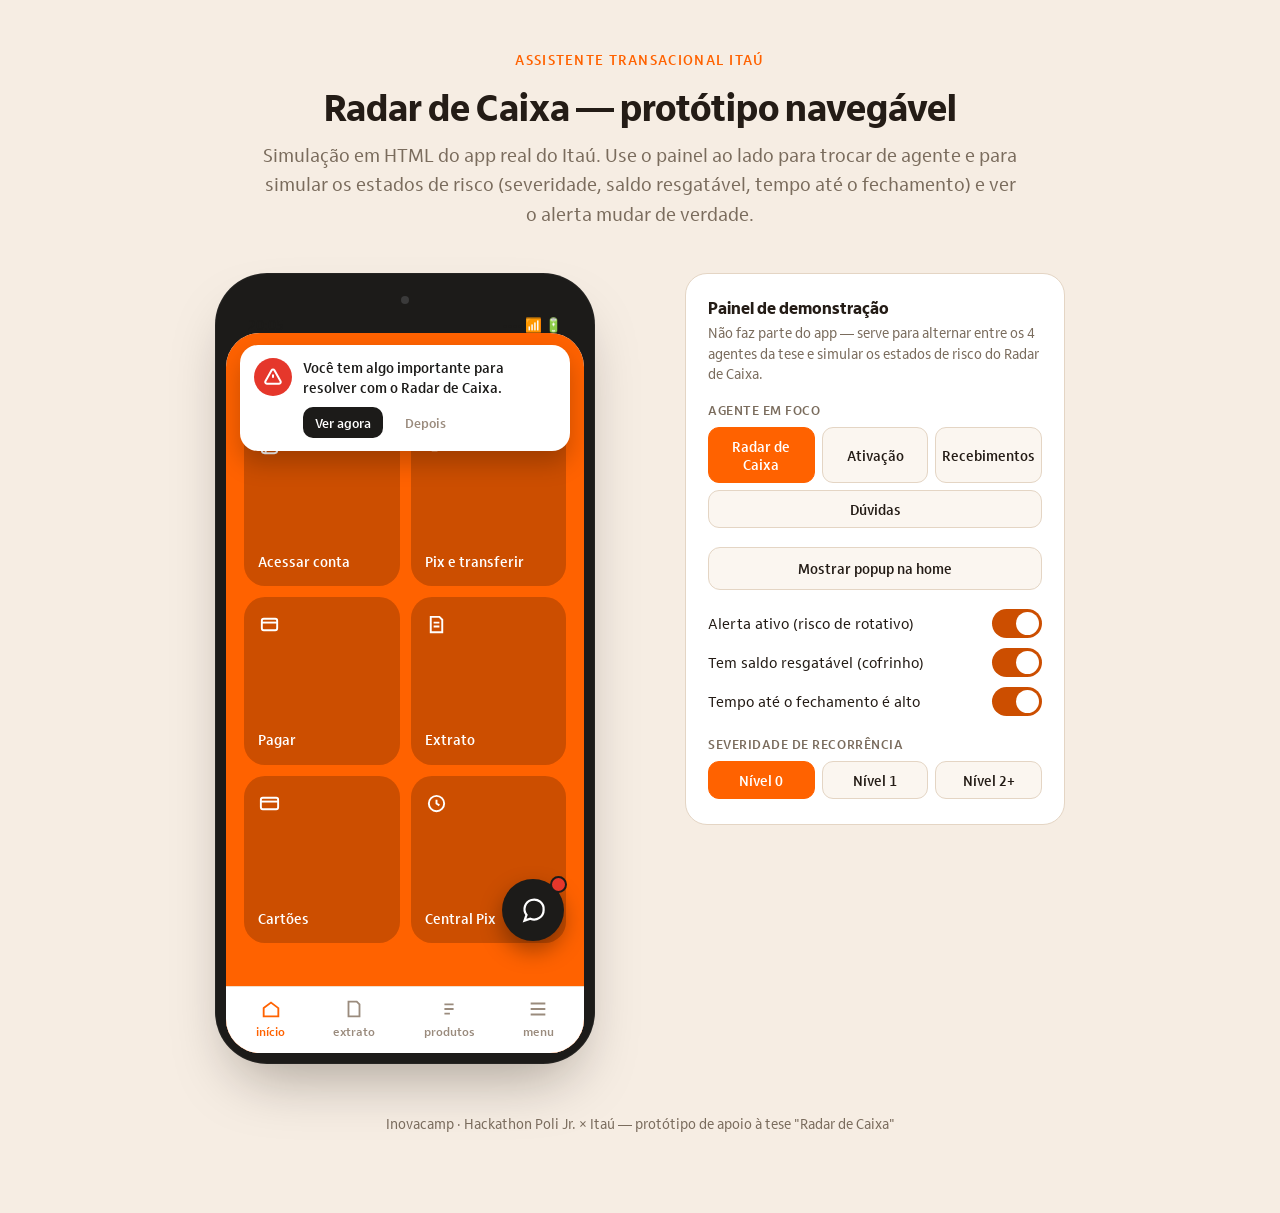
<file: index.html>
<!DOCTYPE html>
<html>

<head>
  <meta http-equiv="Content-Type" content="text/html; charset=UTF-8">

  <meta name="viewport" content="width=device-width,initial-scale=1">

  <link rel="stylesheet" href="css/style.css">
</head>

<body>
  <title>Radar de Caixa</title>


  <div class="page-head">
    <span class="eyebrow">Assistente Transacional Itaú</span>
    <h1>Radar de Caixa — protótipo navegável</h1>
    <p>Simulação em HTML do app real do Itaú. Use o painel ao lado para trocar de agente e para simular os estados de
      risco (severidade, saldo resgatável, tempo até o fechamento) e ver o alerta mudar de verdade.</p>
  </div>

  <div class="stage-wrap">
    <!-- ===================== PHONE ===================== -->
    <div class="phone-shell">
      <div class="phone-notch"></div>
      <div class="phone-status">
        <span>20:05</span>
        <span>•••• 📶 🔋</span>
      </div>
      <div class="phone-screen">

        <!-- HOME -->
        <div class="screen-view home-view" data-screen="home">
          <div class="home-head">
            <div class="row">
              <div>
                <h2>Olá, Rafaela</h2>
                <div class="sub">agência 0672 · conta 118-3</div>
              </div>
              <div class="icon-btn">☰</div>
            </div>
          </div>
          <div class="home-banner is-visible risk" id="homeBanner">
            <div class="hb-icon"><svg viewBox="0 0 24 24" fill="none" stroke="currentColor" stroke-width="2.4">
                <path
                  d="M12 9v4m0 4h.01M10.3 3.9L2.9 17a2 2 0 0 0 1.7 3h14.8a2 2 0 0 0 1.7-3L13.7 3.9a2 2 0 0 0-3.4 0Z">
                </path>
              </svg></div>
            <div class="hb-body">
              <p id="hbText">Você tem algo importante para resolver com o Radar de Caixa.</p>
              <div class="hb-actions">
                <button class="hb-go" id="hbGo">Ver agora</button>
                <button class="hb-dismiss" id="hbDismiss">Depois</button>
              </div>
            </div>
          </div>
          <div class="home-grid">
            <div class="tile"><svg viewBox="0 0 24 24" fill="none" stroke="currentColor" stroke-width="2">
                <rect x="4" y="4" width="16" height="16" rx="3"></rect>
                <path d="M8 4v16"></path>
              </svg><span>Acessar conta</span></div>
            <div class="tile"><svg viewBox="0 0 24 24" fill="none" stroke="currentColor" stroke-width="2">
                <path d="M7 7h10M7 12h10M7 17h6"></path>
              </svg><span>Pix e transferir</span></div>
            <div class="tile"><svg viewBox="0 0 24 24" fill="none" stroke="currentColor" stroke-width="2">
                <rect x="4" y="6" width="16" height="12" rx="2"></rect>
                <path d="M4 10h16"></path>
              </svg><span>Pagar</span></div>
            <div class="tile"><svg viewBox="0 0 24 24" fill="none" stroke="currentColor" stroke-width="2">
                <path d="M6 4h9l3 3v13H6z"></path>
                <path d="M9 10h6M9 14h6"></path>
              </svg><span>Extrato</span></div>
            <div class="tile"><svg viewBox="0 0 24 24" fill="none" stroke="currentColor" stroke-width="2">
                <rect x="3" y="6" width="18" height="12" rx="2"></rect>
                <path d="M3 10h18"></path>
              </svg><span>Cartões</span></div>
            <div class="tile"><svg viewBox="0 0 24 24" fill="none" stroke="currentColor" stroke-width="2">
                <circle cx="12" cy="12" r="8"></circle>
                <path d="M12 8v4l3 2"></path>
              </svg><span>Central Pix</span></div>
          </div>
          <div class="bottom-nav">
            <div class="nav-item active"><svg viewBox="0 0 24 24" fill="none" stroke="currentColor" stroke-width="2">
                <path d="M4 11l8-6 8 6v9H4z"></path>
              </svg>início</div>
            <div class="nav-item"><svg viewBox="0 0 24 24" fill="none" stroke="currentColor" stroke-width="2">
                <path d="M6 4h9l3 3v13H6z"></path>
              </svg>extrato</div>
            <div class="nav-item"><svg viewBox="0 0 24 24" fill="none" stroke="currentColor" stroke-width="2">
                <path d="M7 7h10M7 12h10M7 17h6"></path>
              </svg>produtos</div>
            <div class="nav-item"><svg viewBox="0 0 24 24" fill="none" stroke="currentColor" stroke-width="2">
                <path d="M4 6h16M4 12h16M4 18h16"></path>
              </svg>menu</div>
          </div>
          <button class="chat-fab has-alert" id="chatFab" aria-label="Abrir Assistente">
            <svg viewBox="0 0 24 24" fill="none" stroke="currentColor" stroke-width="2">
              <path d="M21 11.5a8.5 8.5 0 0 1-11.8 7.8L4 21l1.8-5A8.5 8.5 0 1 1 21 11.5Z"></path>
            </svg>
            <span class="badge"></span>
          </button>
        </div>

        <!-- AGENT PICKER (aberto ao tocar no ícone de chat) -->
        <div class="screen-view picker-view" data-screen="picker">
          <div class="chat-head">
            <div class="back" data-go="home"><svg viewBox="0 0 24 24" fill="none" stroke="currentColor"
                stroke-width="2">
                <path d="M15 5l-7 7 7 7"></path>
              </svg></div>
            <div class="who"><strong>Assistente</strong><span>com quem você quer falar?</span></div>
          </div>
          <div class="picker-list">
            <div class="agent-row" data-open="radar">
              <div class="ar-icon"><svg viewBox="0 0 24 24" fill="none" stroke="currentColor" stroke-width="2">
                  <path d="M21 11.5a8.5 8.5 0 0 1-11.8 7.8L4 21l1.8-5A8.5 8.5 0 1 1 21 11.5Z"></path>
                </svg><span class="ar-bang">!</span><span class="ar-dot-soft"></span></div>
              <div class="ar-text"><strong>Radar de Caixa</strong><span>previsão e proteção da sua fatura</span></div>
            </div>
            <div class="agent-row" data-open="onboarding">
              <div class="ar-icon"><svg viewBox="0 0 24 24" fill="none" stroke="currentColor" stroke-width="2">
                  <path d="M12 12a4 4 0 1 0 0-8 4 4 0 0 0 0 8Z"></path>
                  <path d="M4 20c0-3.5 3.5-6 8-6s8 2.5 8 6"></path>
                </svg></div>
              <div class="ar-text"><strong>Ativação</strong><span>deixar sua conta pronta para usar</span></div>
            </div>
            <div class="agent-row" data-open="recebimentos">
              <div class="ar-icon"><svg viewBox="0 0 24 24" fill="none" stroke="currentColor" stroke-width="2">
                  <path d="M12 4v16M6 9l6-5 6 5"></path>
                </svg></div>
              <div class="ar-text"><strong>Recebimentos</strong><span>tudo que entra, num lugar só</span></div>
            </div>
            <div class="agent-row" data-open="faq">
              <div class="ar-icon"><svg viewBox="0 0 24 24" fill="none" stroke="currentColor" stroke-width="2">
                  <path d="M12 17h.01M12 13.5c0-1.5 1.8-1.6 1.8-3.2A1.8 1.8 0 0 0 12 8.5a1.8 1.8 0 0 0-1.8 1.6"></path>
                  <circle cx="12" cy="12" r="9"></circle>
                </svg></div>
              <div class="ar-text"><strong>Dúvidas</strong><span>como o Assistente funciona</span></div>
            </div>
          </div>
        </div>

        <!-- CHAT: RADAR DE CAIXA -->
        <div class="screen-view chat-view is-active" data-screen="radar" style="color:#6b5c4c">
          <div class="chat-head">
            <div class="back" data-go="picker"><svg viewBox="0 0 24 24" fill="none" stroke="currentColor"
                stroke-width="2">
                <path d="M15 5l-7 7 7 7"></path>
              </svg></div>
            <div class="chat-avatar"><svg viewBox="0 0 24 24" fill="none" stroke="currentColor" stroke-width="2">
                <path d="M21 11.5a8.5 8.5 0 0 1-11.8 7.8L4 21l1.8-5A8.5 8.5 0 1 1 21 11.5Z"></path>
              </svg></div>
            <div class="who"><strong>Radar de Caixa</strong><span id="radarStatusLabel">alerta ativo</span></div>
          </div>
          <div class="chat-body" id="radarBody">
            <div class="bubble assistant"><span class="tag">Seus maiores gastos:</span>Delivery <b class="tabular">R$
                320</b> · Lazer <b class="tabular">R$ 150</b> — 30% acima do seu padrão dos últimos 3 meses. <button
                class="inline-ask" data-ask="o que dá pra economizar">Conversar sobre isso</button></div>
            <div class="bubble assistant">Pelo seu ritmo atual, sua fatura pode fechar em <b class="tabular">R$ 380</b>
              no <b class="danger-text">vermelho</b>.</div>
            <div class="bubble assistant">Sem ação, isso tende a crescer: <b class="tabular">R$ 1.200</b> hoje pode
              virar <b class="tabular">R$ 2.790</b> em 6 meses no rotativo.</div>
            <div class="opt-card recommended">
              <div class="opt-head"><span class="opt-name">Resgate Seguro</span><span class="pill">sem juros</span>
              </div>
              <p>Cofrinho "Emergência de Saúde": <b class="tabular">R$ 260</b> disponíveis, sem comprometer seus
                compromissos já agendados.</p><button class="btn btn-primary" data-action="resgatar">Resgatar e aplicar
                na fatura</button>
            </div>
            <div class="opt-card">
              <div class="opt-head"><span class="opt-name">Cobrir o que falta</span></div>
              <p>Ainda dá tempo de escolher com calma. Comparamos as duas formas de cobrir o que falta:</p>
              <div class="compare-row"><span>Empréstimo pessoal</span><span>~146% a.a.</span></div>
              <div class="compare-row win"><span>Parcelar a fatura</span><span>~68% a.a. — mais barato</span></div>
              <button class="btn btn-primary" data-action="parcelar">Parcelar fatura</button>
            </div>
          </div>
          <div class="chat-input">
            <input type="text" id="radarInput" placeholder="Pergunte ao consultor financeiro…">
            <button class="send" id="radarSend"><svg viewBox="0 0 24 24" fill="none" stroke="currentColor"
                stroke-width="2">
                <path d="M4 12l16-7-6 16-2.5-6.5L4 12Z"></path>
              </svg></button>
          </div>
        </div>

        <!-- CHAT: ONBOARDING -->
        <div class="screen-view chat-view" data-screen="onboarding">
          <div class="chat-head">
            <div class="back" data-go="picker"><svg viewBox="0 0 24 24" fill="none" stroke="currentColor"
                stroke-width="2">
                <path d="M15 5l-7 7 7 7"></path>
              </svg></div>
            <div class="chat-avatar"><svg viewBox="0 0 24 24" fill="none" stroke="currentColor" stroke-width="2">
                <path d="M12 12a4 4 0 1 0 0-8 4 4 0 0 0 0 8Z"></path>
                <path d="M4 20c0-3.5 3.5-6 8-6s8 2.5 8 6"></path>
              </svg></div>
            <div class="who"><strong>Ativação</strong><span>deixando sua conta pronta</span></div>
          </div>
          <div class="chat-body" id="onboardingBody">
            <div class="bubble assistant">Vamos deixar sua conta pronta. Primeiro: quero começar a usar meu cartão.
            </div>
            <div class="opt-card">
              <div class="opt-head"><span class="opt-name">1. Ativar cartão</span><span class="pill">concluído</span>
              </div>
              <p>Toque em Cartões, no menu inferior, e depois em "Ativar".</p>
            </div>
            <div class="bubble assistant">Agora: quero fazer minha primeira transferência.</div>
            <div class="opt-card">
              <div class="opt-head"><span class="opt-name">2. Primeira transferência</span><span
                  class="pill">concluído</span></div>
              <p>Toque em Pix e transferir, escolha o destinatário e confirme com sua senha.</p>
            </div>
            <div class="bubble assistant">Por último: conecte outras contas via Open Finance — assim eu enxergo
              compromissos que você tem em outros bancos, não só aqui.</div>
            <div class="opt-card recommended">
              <div class="opt-head"><span class="opt-name">3. Conectar Open Finance</span><span
                  class="pill">recomendado</span></div>
              <p>Nos últimos 3 meses, isso teria te economizado <b class="tabular">R$ 210</b> em juros de rotativo.</p>
              <button class="btn btn-primary" data-fake="1">Conectar agora</button>
            </div>
          </div>
        </div>

        <!-- CHAT: FAQ -->
        <div class="screen-view chat-view" data-screen="faq">
          <div class="chat-head">
            <div class="back" data-go="picker"><svg viewBox="0 0 24 24" fill="none" stroke="currentColor"
                stroke-width="2">
                <path d="M15 5l-7 7 7 7"></path>
              </svg></div>
            <div class="chat-avatar"><svg viewBox="0 0 24 24" fill="none" stroke="currentColor" stroke-width="2">
                <path d="M12 17h.01M12 13.5c0-1.5 1.8-1.6 1.8-3.2A1.8 1.8 0 0 0 12 8.5a1.8 1.8 0 0 0-1.8 1.6"></path>
                <circle cx="12" cy="12" r="9"></circle>
              </svg></div>
            <div class="who"><strong>Dúvidas</strong><span>sobre o Radar de Caixa</span></div>
          </div>
          <div class="chat-body" id="faqBody">
            <div class="bubble user">Por que estão usando meus dados de outro banco?</div>
            <div class="bubble assistant">Você conectou outro banco via Open Finance, então também vejo os compromissos
              de lá — a previsão fica mais precisa. Pode desconectar quando quiser em Ajustes.</div>
          </div>
          <div class="chat-input">
            <input type="text" id="faqInput" placeholder="Digite sua dúvida…">
            <button class="send" id="faqSend"><svg viewBox="0 0 24 24" fill="none" stroke="currentColor"
                stroke-width="2">
                <path d="M4 12l16-7-6 16-2.5-6.5L4 12Z"></path>
              </svg></button>
          </div>
        </div>

        <!-- RECEBIMENTOS -->
        <div class="screen-view panel-view" data-screen="recebimentos" style="color:#6b5c4c">
          <div class="chat-head">
            <div class="back" data-go="picker"><svg viewBox="0 0 24 24" fill="none" stroke="currentColor"
                stroke-width="2">
                <path d="M15 5l-7 7 7 7"></path>
              </svg></div>
            <div class="chat-avatar"><svg viewBox="0 0 24 24" fill="none" stroke="currentColor" stroke-width="2">
                <path d="M12 4v16M6 9l6-5 6 5"></path>
              </svg></div>
            <div class="who"><strong>Recebimentos</strong><span>suas entradas centralizadas</span></div>
          </div>
          <div class="panel-body">
            <div class="income-card">
              <div class="meta">recebido hoje · Pix</div>
              <div class="amount tabular">R$ 2.400,00</div>
              <div class="split-row"><span><span class="dot" style="background:var(--app-orange)"></span>reservado p/
                  contas da semana</span><span class="tabular">R$ 400,00</span></div>
              <div class="split-row"><span><span class="dot" style="background:#1E6B33"></span>livre para
                  usar</span><span class="tabular">R$ 2.000,00</span></div>
            </div>
            <div class="income-card">
              <div class="meta" style="margin-bottom:.3rem">previsto para essa semana</div>
              <div class="split-row" style="border-top:none;padding-top:0"><span>Salário — 05/09</span><span
                  class="tabular">R$ 3.200,00</span></div>
              <div class="split-row"><span>Cliente Ateliê Beta — 02/09 (pendente)</span><span class="tabular">R$
                  850,00</span></div>
            </div>
            <div class="income-card">
              <div class="meta" style="margin-bottom:.3rem">insights do Radar de Caixa</div>
              <p style="margin:0 0 .5rem;font-size:.75rem;line-height:1.5;color:var(--app-ink)">Você se identificou como
                MEI — reservamos automaticamente uma parte de cada recebimento para tributos antes de liberar o
                restante.</p>
              <p
                style="margin:0;padding-top:.5rem;border-top:1px dashed var(--app-line);font-size:.75rem;line-height:1.5;color:var(--app-ink)">
                Recebimentos recorrentes também viram vantagens — pontos aplicados automaticamente.</p>
            </div>
          </div>
        </div>

      </div>
    </div>

    <!-- ===================== CONTROL DECK ===================== -->
    <div class="deck">
      <h3>Painel de demonstração</h3>
      <p class="deck-note">Não faz parte do app — serve para alternar entre os 4 agentes da tese e simular os estados de
        risco do Radar de Caixa.</p>

      <div class="deck-group">
        <span class="lbl">Agente em foco</span>
        <div class="seg" id="scenarioSeg">
          <button data-scenario="radar" class="is-on">Radar de Caixa</button>
          <button data-scenario="onboarding" class="">Ativação</button>
          <button data-scenario="recebimentos">Recebimentos</button>
          <button data-scenario="faq" class="">Dúvidas</button>
        </div>
      </div>

      <div id="radarControls" style="">
        <div class="deck-group">
          <button class="deck-btn" id="showBannerBtn">Mostrar popup na home</button>
        </div>
        <div class="deck-group">
          <div class="switch-row">
            <span class="txt">Alerta ativo (risco de rotativo)</span>
            <button class="switch is-on" id="toggleAlert"></button>
          </div>
          <div class="switch-row">
            <span class="txt">Tem saldo resgatável (cofrinho)</span>
            <button class="switch is-on" id="toggleResgate"></button>
          </div>
          <div class="switch-row">
            <span class="txt">Tempo até o fechamento é alto</span>
            <button class="switch is-on" id="toggleNrest"></button>
          </div>
        </div>
        <div class="deck-group">
          <span class="lbl">Severidade de recorrência</span>
          <div class="seg" id="severitySeg">
            <button data-severity="0" class="is-on">Nível 0</button>
            <button data-severity="1">Nível 1</button>
            <button data-severity="2">Nível 2+</button>
          </div>
        </div>
      </div>
    </div>
  </div>

  <p class="foot-note">Inovacamp · Hackathon Poli Jr. × Itaú — protótipo de apoio à tese "Radar de Caixa"</p>



  <script src="js/script.js"></script>
</body>

</html>
</file>
<file: css/style.css>
:root {
  color-scheme: light
}

body {
  margin: 0;
  padding: 0;
  font: 14px -apple-system, BlinkMacSystemFont, sans-serif;
  background: #faf9f5;
  color: #141413
}

img {
  max-width: 100%
}

[hidden]:not([hidden=until-found]) {
  display: none !important
}


@font-face {
  font-family: "Itau Display Pro";
  font-weight: 700;
  font-style: normal;
  font-display: swap;
  src: url([data-uri]) format('woff2');
}

@font-face {
  font-family: "Itau Display Pro";
  font-weight: 800;
  font-style: normal;
  font-display: swap;
  src: url([data-uri]) format('woff2');
}

@font-face {
  font-family: "Itau Text Pro";
  font-weight: 400;
  font-style: normal;
  font-display: swap;
  src: url([data-uri]) format('woff2');
}

@font-face {
  font-family: "Itau Text Pro";
  font-weight: 700;
  font-style: normal;
  font-display: swap;
  src: url([data-uri]) format('woff2');
}

/* ---------- Tokens: page chrome (theme-aware) ---------- */
:root {
  --page-bg: #F6EDE3;
  --page-bg-soft: #FBF6F0;
  --chrome-ink: #241C16;
  --chrome-muted: #7A6C5D;
  --chrome-border: #E4D5C4;
  --panel-bg: #FFFFFF;
  --accent: #FF6200;
  --accent-deep: #CC4E00;
}

@media (prefers-color-scheme: dark) {
  :root:not([data-theme="light"]) {
    --page-bg: #1B1712;
    --page-bg-soft: #221C16;
    --chrome-ink: #F3E9DE;
    --chrome-muted: #B2A08D;
    --chrome-border: #3A2F25;
    --panel-bg: #252019;
    --accent: #FF8A2A;
    --accent-deep: #FFA556;
  }
}

:root[data-theme="dark"] {
  --page-bg: #1B1712;
  --page-bg-soft: #221C16;
  --chrome-ink: #F3E9DE;
  --chrome-muted: #B2A08D;
  --chrome-border: #3A2F25;
  --panel-bg: #252019;
  --accent: #FF8A2A;
  --accent-deep: #FFA556;
}

/* ---------- Tokens: the phone's own screen (fixed — it depicts a real, specific app skin, not the viewer's theme) ---------- */
:root {
  --app-orange: #FF6200;
  --app-orange-deep: #CC4E00;
  --app-ink: #1C1B19;
  --app-paper: #FFFFFF;
  --app-sand: #FBF1E7;
  --app-alert: #E5372B;
  --app-line: #F0DFCB;
}

*,
*::before,
*::after {
  box-sizing: border-box
}

html {
  font-size: 20px
}

html,
body {
  margin: 0;
  padding: 0
}

body {
  background: var(--page-bg);
  color: var(--chrome-ink);
  font-family: "Itau Text Pro", Arial, sans-serif;
  min-height: 100vh;
  padding: 2.5rem 1.25rem 4rem;
}

h1,
h2,
h3 {
  font-family: "Itau Display Pro", Arial, sans-serif;
  text-wrap: balance
}

.tabular {
  font-variant-numeric: tabular-nums
}

/* ---------- Page header ---------- */
.page-head {
  max-width: 52rem;
  margin: 0 auto 2.25rem;
  text-align: center
}

.page-head .eyebrow {
  display: inline-block;
  font-size: .72rem;
  font-weight: 700;
  letter-spacing: .09em;
  text-transform: uppercase;
  color: var(--accent);
  margin-bottom: .6rem;
}

.page-head h1 {
  font-size: clamp(1.5rem, 3vw, 2rem);
  font-weight: 800;
  margin: 0 0 .5rem;
  color: var(--chrome-ink)
}

.page-head p {
  font-size: .95rem;
  color: var(--chrome-muted);
  max-width: 38rem;
  margin: 0 auto;
  line-height: 1.55
}

/* ---------- Layout: stage (phone) + deck (controls) ---------- */
.stage-wrap {
  max-width: 64rem;
  margin: 0 auto;
  display: grid;
  grid-template-columns: minmax(0, 21rem) minmax(0, 19rem);
  gap: 2.5rem;
  justify-content: center;
  align-items: start;
}

@media (max-width:760px) {
  .stage-wrap {
    grid-template-columns: 1fr;
    justify-items: center
  }
}

/* ---------- Phone frame ---------- */
.phone-shell {
  width: min(380px, 90vw);
  background: var(--app-ink);
  border-radius: 2.6rem;
  padding: .55rem;
  box-shadow: 0 1.5rem 3rem -1rem rgba(20, 12, 4, .35), 0 0 0 1px rgba(255, 255, 255, .04) inset;
}

.phone-notch {
  position: relative;
  height: 1.6rem;
  display: flex;
  align-items: center;
  justify-content: center;
}

.phone-notch::after {
  content: "";
  width: .4rem;
  height: .4rem;
  border-radius: 50%;
  background: #3a3a3a;
}

.phone-status {
  display: flex;
  justify-content: space-between;
  align-items: center;
  padding: 0 1.1rem;
  font-size: .68rem;
  font-weight: 600;
  color: var(--app-ink);
}

.phone-screen {
  position: relative;
  overflow: hidden;
  height: min(750px, 80vh);
  border-radius: 1.7rem;
  background: var(--app-paper);
}

.screen-view {
  position: absolute;
  inset: 0;
  display: flex;
  flex-direction: column;
  opacity: 0;
  pointer-events: none;
  transform: translateY(6px);
  transition: opacity .18s ease, transform .18s ease;
}

.screen-view.is-active {
  opacity: 1;
  pointer-events: auto;
  transform: translateY(0)
}

/* ---------- Home screen ---------- */
.home-view {
  background: var(--app-orange)
}

.home-head {
  padding: .9rem 1.1rem .6rem;
  color: #fff
}

.home-head .row {
  display: flex;
  justify-content: space-between;
  align-items: flex-start
}

.home-head h2 {
  margin: 0;
  font-size: 1.02rem;
  font-weight: 800
}

.home-head .sub {
  font-size: .7rem;
  opacity: .85;
  margin-top: .15rem
}

.icon-btn {
  width: 1.9rem;
  height: 1.9rem;
  border-radius: 50%;
  background: rgba(255, 255, 255, .16);
  display: flex;
  align-items: center;
  justify-content: center;
  color: #fff;
  flex: 0 0 auto;
}

.home-grid {
  flex: 1;
  overflow-y: auto;
  padding: .4rem .9rem 5.5rem;
  display: grid;
  grid-template-columns: repeat(2, 1fr);
  gap: .55rem;
}

.tile {
  background: var(--app-orange-deep);
  border-radius: 1.05rem;
  padding: .8rem .7rem;
  color: #fff;
  display: flex;
  flex-direction: column;
  gap: .55rem;
  justify-content: space-between;
  min-height: 4.6rem;
}

.tile svg {
  width: 1.15rem;
  height: 1.15rem
}

.tile span {
  font-size: .72rem;
  font-weight: 600;
  line-height: 1.2
}

.bottom-nav {
  position: absolute;
  left: 0;
  right: 0;
  bottom: 0;
  background: var(--app-paper);
  display: flex;
  justify-content: space-around;
  padding: .55rem .3rem .7rem;
  border-top: 1px solid var(--app-line);
}

.bottom-nav .nav-item {
  display: flex;
  flex-direction: column;
  align-items: center;
  gap: .2rem;
  font-size: .58rem;
  font-weight: 600;
  color: #9a8b7d;
}

.bottom-nav .nav-item svg {
  width: 1.1rem;
  height: 1.1rem
}

.bottom-nav .nav-item.active {
  color: var(--app-orange)
}

/* floating chat launcher */
.chat-fab {
  position: absolute;
  right: 1rem;
  bottom: 5.6rem;
  width: 3.1rem;
  height: 3.1rem;
  border-radius: 50%;
  background: var(--app-ink);
  color: #fff;
  display: flex;
  align-items: center;
  justify-content: center;
  box-shadow: 0 .5rem 1.1rem rgba(0, 0, 0, .35);
  border: none;
  cursor: pointer;
}

.chat-fab svg {
  width: 1.35rem;
  height: 1.35rem
}

.chat-fab .badge {
  position: absolute;
  top: -.15rem;
  right: -.15rem;
  width: .85rem;
  height: .85rem;
  border-radius: 50%;
  background: var(--app-alert);
  border: 2px solid var(--app-ink);
  display: none;
}

.chat-fab.has-alert .badge {
  display: block
}

/* home popup banner */
.home-banner {
  position: absolute;
  left: .7rem;
  right: .7rem;
  top: .6rem;
  z-index: 5;
  background: #fff;
  border-radius: .9rem;
  padding: .65rem .7rem;
  display: flex;
  gap: .55rem;
  align-items: flex-start;
  box-shadow: 0 .6rem 1.2rem rgba(0, 0, 0, .22);
  opacity: 0;
  transform: translateY(-.6rem);
  pointer-events: none;
  transition: opacity .18s ease, transform .18s ease;
}

.home-banner.is-visible {
  opacity: 1;
  transform: translateY(0);
  pointer-events: auto
}

.home-banner .hb-icon {
  width: 1.9rem;
  height: 1.9rem;
  border-radius: 50%;
  flex: 0 0 auto;
  display: flex;
  align-items: center;
  justify-content: center;
  color: #fff;
}

.home-banner.risk .hb-icon {
  background: var(--app-alert)
}

.home-banner.reminder .hb-icon {
  background: var(--app-orange)
}

.home-banner .hb-icon svg {
  width: 1rem;
  height: 1rem
}

.home-banner .hb-body {
  flex: 1;
  min-width: 0
}

.home-banner .hb-body p {
  margin: 0 0 .4rem;
  font-size: .72rem;
  line-height: 1.4;
  color: var(--app-ink);
  font-weight: 600
}

.home-banner .hb-actions {
  display: flex;
  gap: .5rem
}

.home-banner .hb-actions button {
  border: none;
  border-radius: .5rem;
  font-size: .66rem;
  font-weight: 700;
  padding: .35rem .6rem;
  cursor: pointer;
  font-family: "Itau Text Pro", Arial, sans-serif
}

.home-banner .hb-go {
  background: var(--app-ink);
  color: #fff
}

.home-banner .hb-dismiss {
  background: transparent;
  color: #9a8b7d
}

/* ---------- Agent picker (chat launcher menu) ---------- */
.picker-view {
  background: var(--app-sand)
}

.picker-list {
  padding: .8rem .9rem;
  display: flex;
  flex-direction: column;
  gap: .55rem
}

.agent-row {
  display: flex;
  align-items: center;
  gap: .65rem;
  background: var(--app-paper);
  border: 1px solid var(--app-line);
  border-radius: 1rem;
  padding: .7rem .8rem;
  cursor: pointer;
}

.agent-row .ar-icon {
  width: 2.3rem;
  height: 2.3rem;
  border-radius: 50%;
  background: var(--app-orange);
  color: #fff;
  display: flex;
  align-items: center;
  justify-content: center;
  flex: 0 0 auto;
  position: relative;
}

.agent-row .ar-icon svg {
  width: 1.1rem;
  height: 1.1rem
}

.agent-row .ar-text strong {
  display: block;
  font-family: "Itau Display Pro", Arial, sans-serif;
  font-size: .8rem;
  color: var(--app-ink)
}

.agent-row .ar-text span {
  display: block;
  font-size: .66rem;
  color: #8a7b6c;
  margin-top: .1rem
}

.ar-bang {
  position: absolute;
  top: -.2rem;
  right: -.2rem;
  width: 1.05rem;
  height: 1.05rem;
  border-radius: 50%;
  background: var(--app-alert);
  color: #fff;
  font-size: .62rem;
  font-weight: 800;
  display: none;
  align-items: center;
  justify-content: center;
  border: 2px solid var(--app-paper);
}

.agent-row.has-bang .ar-bang {
  display: flex
}

.ar-dot-soft {
  position: absolute;
  top: 0;
  right: 0;
  width: .6rem;
  height: .6rem;
  border-radius: 50%;
  background: var(--app-orange);
  display: none;
  border: 2px solid var(--app-paper);
}

.agent-row.has-soft .ar-dot-soft {
  display: block
}

/* ---------- Chat-style screens (radar / onboarding / faq) ---------- */
.chat-view {
  background: var(--app-sand)
}

.chat-head {
  display: flex;
  align-items: center;
  gap: .6rem;
  padding: .85rem 1rem;
  background: var(--app-paper);
  border-bottom: 1px solid var(--app-line);
}

.chat-head .back {
  color: var(--app-ink);
  cursor: pointer;
  display: flex
}

.chat-head .back svg {
  width: 1.1rem;
  height: 1.1rem
}

.chat-avatar {
  width: 2rem;
  height: 2rem;
  border-radius: 50%;
  background: var(--app-orange);
  color: #fff;
  display: flex;
  align-items: center;
  justify-content: center;
  flex: 0 0 auto;
}

.chat-avatar svg {
  width: 1rem;
  height: 1rem
}

.chat-head .who strong {
  display: block;
  font-size: .82rem;
  color: var(--app-ink);
  font-family: "Itau Display Pro", Arial, sans-serif
}

.chat-head .who span {
  display: block;
  font-size: .63rem;
  color: #9a8b7d
}

.chat-body {
  flex: 1;
  overflow-y: auto;
  padding: .9rem .8rem 1.2rem;
  display: flex;
  flex-direction: column;
  gap: .55rem
}

.bubble {
  max-width: 88%;
  padding: .6rem .75rem;
  border-radius: .85rem;
  font-size: .76rem;
  line-height: 1.42;
}

.bubble.assistant {
  background: var(--app-paper);
  color: var(--app-ink);
  border: 1px solid var(--app-line);
  border-bottom-left-radius: .25rem;
  align-self: flex-start;
}

.bubble.user {
  background: var(--app-orange);
  color: #fff;
  border-bottom-right-radius: .25rem;
  align-self: flex-end;
}

.bubble .tag {
  display: block;
  font-size: .8rem;
  font-weight: 700;
  color: var(--app-orange);
  margin-bottom: .35rem;
}

.bubble b {
  font-weight: 700
}

.bubble.assistant.highlight {
  border-color: var(--app-orange);
  border-width: 1.5px
}

.danger-text {
  color: var(--app-alert)
}

.inline-ask {
  display: inline;
  background: none;
  border: none;
  padding: 0;
  margin-left: .15rem;
  color: var(--app-orange);
  font-weight: 700;
  font-size: inherit;
  font-family: inherit;
  text-decoration: underline;
  cursor: pointer;
}

.opt-card {
  align-self: stretch;
  background: var(--app-paper);
  border: 1.5px solid var(--app-line);
  border-radius: 1rem;
  padding: .75rem .8rem;
  display: flex;
  flex-direction: column;
  gap: .45rem;
}

.opt-card.recommended {
  border-color: var(--app-orange)
}

.opt-card .opt-head {
  display: flex;
  justify-content: space-between;
  align-items: center
}

.opt-card .opt-name {
  font-family: "Itau Display Pro", Arial, sans-serif;
  font-weight: 800;
  font-size: .8rem;
  color: var(--app-ink)
}

.opt-card .pill {
  font-size: .58rem;
  font-weight: 700;
  padding: .15rem .5rem;
  border-radius: 1rem;
  background: var(--app-orange);
  color: #fff;
  letter-spacing: .02em;
}

.opt-card p {
  margin: 0;
  font-size: .7rem;
  color: #6b5c4c;
  line-height: 1.45
}

.compare-row {
  display: flex;
  justify-content: space-between;
  font-size: .7rem;
  padding: .3rem 0;
  border-top: 1px dashed var(--app-line)
}

.compare-row span:first-child {
  color: #6b5c4c
}

.compare-row span:last-child {
  font-weight: 700
}

.compare-row.win span:last-child {
  color: var(--app-orange)
}

.btn {
  border: none;
  border-radius: .7rem;
  padding: .6rem .8rem;
  font-family: "Itau Text Pro", Arial, sans-serif;
  font-weight: 700;
  font-size: .72rem;
  cursor: pointer;
  text-align: center;
}

.btn-primary {
  background: var(--app-ink);
  color: #fff
}

.btn-ghost {
  background: transparent;
  color: var(--app-ink);
  border: 1.5px solid var(--app-line)
}

.btn:disabled {
  opacity: .5;
  cursor: not-allowed
}

.success-chip {
  align-self: flex-start;
  display: flex;
  align-items: center;
  gap: .4rem;
  background: #EAF6EC;
  color: #1E6B33;
  border-radius: .7rem;
  padding: .5rem .7rem;
  font-size: .7rem;
  font-weight: 600;
}

.success-chip svg {
  width: .9rem;
  height: .9rem;
  flex: 0 0 auto
}

.chat-input {
  display: flex;
  align-items: center;
  gap: .5rem;
  padding: .6rem .75rem;
  background: var(--app-paper);
  border-top: 1px solid var(--app-line);
}

.chat-input input {
  flex: 1;
  border: 1px solid var(--app-line);
  border-radius: 1.2rem;
  padding: .5rem .8rem;
  font-size: .72rem;
  font-family: "Itau Text Pro", Arial, sans-serif;
  background: var(--app-sand);
  color: var(--app-ink);
}

.chat-input input:focus {
  outline: 2px solid var(--app-orange);
  outline-offset: 1px
}

.chat-input .send {
  width: 2.05rem;
  height: 2.05rem;
  border-radius: 50%;
  background: var(--app-orange);
  color: #fff;
  border: none;
  display: flex;
  align-items: center;
  justify-content: center;
  flex: 0 0 auto;
  cursor: pointer;
}

.chat-input .send svg {
  width: .95rem;
  height: .95rem
}

/* ---------- Recebimentos (panel, not chat) ---------- */
.panel-view {
  background: var(--app-sand)
}

.panel-body {
  padding: 1rem .9rem;
  overflow-y: auto;
  display: flex;
  flex-direction: column;
  gap: .7rem
}

.income-card {
  background: var(--app-paper);
  border: 1px solid var(--app-line);
  border-radius: 1rem;
  padding: .85rem .9rem;
}

.income-card .amount {
  font-family: "Itau Display Pro", Arial, sans-serif;
  font-weight: 800;
  font-size: 1.25rem;
  color: var(--app-ink)
}

.income-card .meta {
  font-size: .68rem;
  color: #8a7b6c;
  margin-top: .15rem
}

.split-row {
  display: flex;
  justify-content: space-between;
  align-items: center;
  padding: .55rem 0;
  border-top: 1px dashed var(--app-line);
  font-size: .75rem
}

.split-row .dot {
  width: .5rem;
  height: .5rem;
  border-radius: 50%;
  margin-right: .45rem;
  display: inline-block
}

/* ---------- Control deck ---------- */
.deck {
  background: var(--panel-bg);
  border: 1px solid var(--chrome-border);
  border-radius: 1.1rem;
  padding: 1.1rem 1.1rem 1.25rem;
  width: 100%;
}

.deck h3 {
  margin: 0 0 .2rem;
  font-size: .85rem;
  font-weight: 800;
  color: var(--chrome-ink)
}

.deck .deck-note {
  font-size: .7rem;
  color: var(--chrome-muted);
  margin: 0 0 .9rem;
  line-height: 1.45
}

.deck-group {
  margin-bottom: .95rem
}

.deck-group:last-child {
  margin-bottom: 0
}

.deck-group .lbl {
  display: block;
  font-size: .66rem;
  font-weight: 700;
  letter-spacing: .04em;
  text-transform: uppercase;
  color: var(--chrome-muted);
  margin-bottom: .45rem;
}

.seg {
  display: flex;
  gap: .35rem;
  flex-wrap: wrap
}

.seg button {
  flex: 1;
  min-width: 4.2rem;
  border: 1px solid var(--chrome-border);
  background: var(--page-bg-soft);
  color: var(--chrome-ink);
  font-family: "Itau Text Pro", Arial, sans-serif;
  font-weight: 600;
  font-size: .7rem;
  padding: .45rem .3rem;
  border-radius: .55rem;
  cursor: pointer;
}

.seg button.is-on {
  background: var(--accent);
  border-color: var(--accent);
  color: #fff
}

.switch-row {
  display: flex;
  align-items: center;
  justify-content: space-between;
  gap: .6rem;
  margin-bottom: .5rem
}

.switch-row:last-child {
  margin-bottom: 0
}

.switch-row .txt {
  font-size: .74rem;
  color: var(--chrome-ink)
}

.switch {
  width: 2.5rem;
  height: 1.45rem;
  border-radius: 1rem;
  background: var(--chrome-border);
  position: relative;
  border: none;
  cursor: pointer;
  flex: 0 0 auto;
}

.switch::after {
  content: "";
  position: absolute;
  top: .15rem;
  left: .15rem;
  width: 1.15rem;
  height: 1.15rem;
  border-radius: 50%;
  background: #fff;
  transition: transform .15s ease;
}

.switch.is-on {
  background: var(--accent-deep)
}

.switch.is-on::after {
  transform: translateX(1.05rem)
}

.deck-btn {
  width: 100%;
  border: 1px solid var(--chrome-border);
  background: var(--page-bg-soft);
  color: var(--chrome-ink);
  font-family: "Itau Text Pro", Arial, sans-serif;
  font-weight: 700;
  font-size: .72rem;
  padding: .55rem .6rem;
  border-radius: .6rem;
  cursor: pointer;
}

.deck-btn:hover {
  border-color: var(--accent)
}

.foot-note {
  max-width: 64rem;
  margin: 2.5rem auto 0;
  text-align: center;
  font-size: .72rem;
  color: var(--chrome-muted)
}

/* ---------- Capture mode: só o celular, pra tirar print limpo ---------- */
body.capture-mode {
  padding: 1rem
}

body.capture-mode .page-head,
body.capture-mode .deck,
body.capture-mode .foot-note {
  display: none
}

body.capture-mode .stage-wrap {
  display: block;
  max-width: none
}

body.capture-mode .phone-shell {
  margin: 0 auto
}


/* Added to center content */
body {
  display: flex;
  flex-direction: column;
  align-items: center;
  justify-content: center;
  min-height: 100vh;
}
</file>
